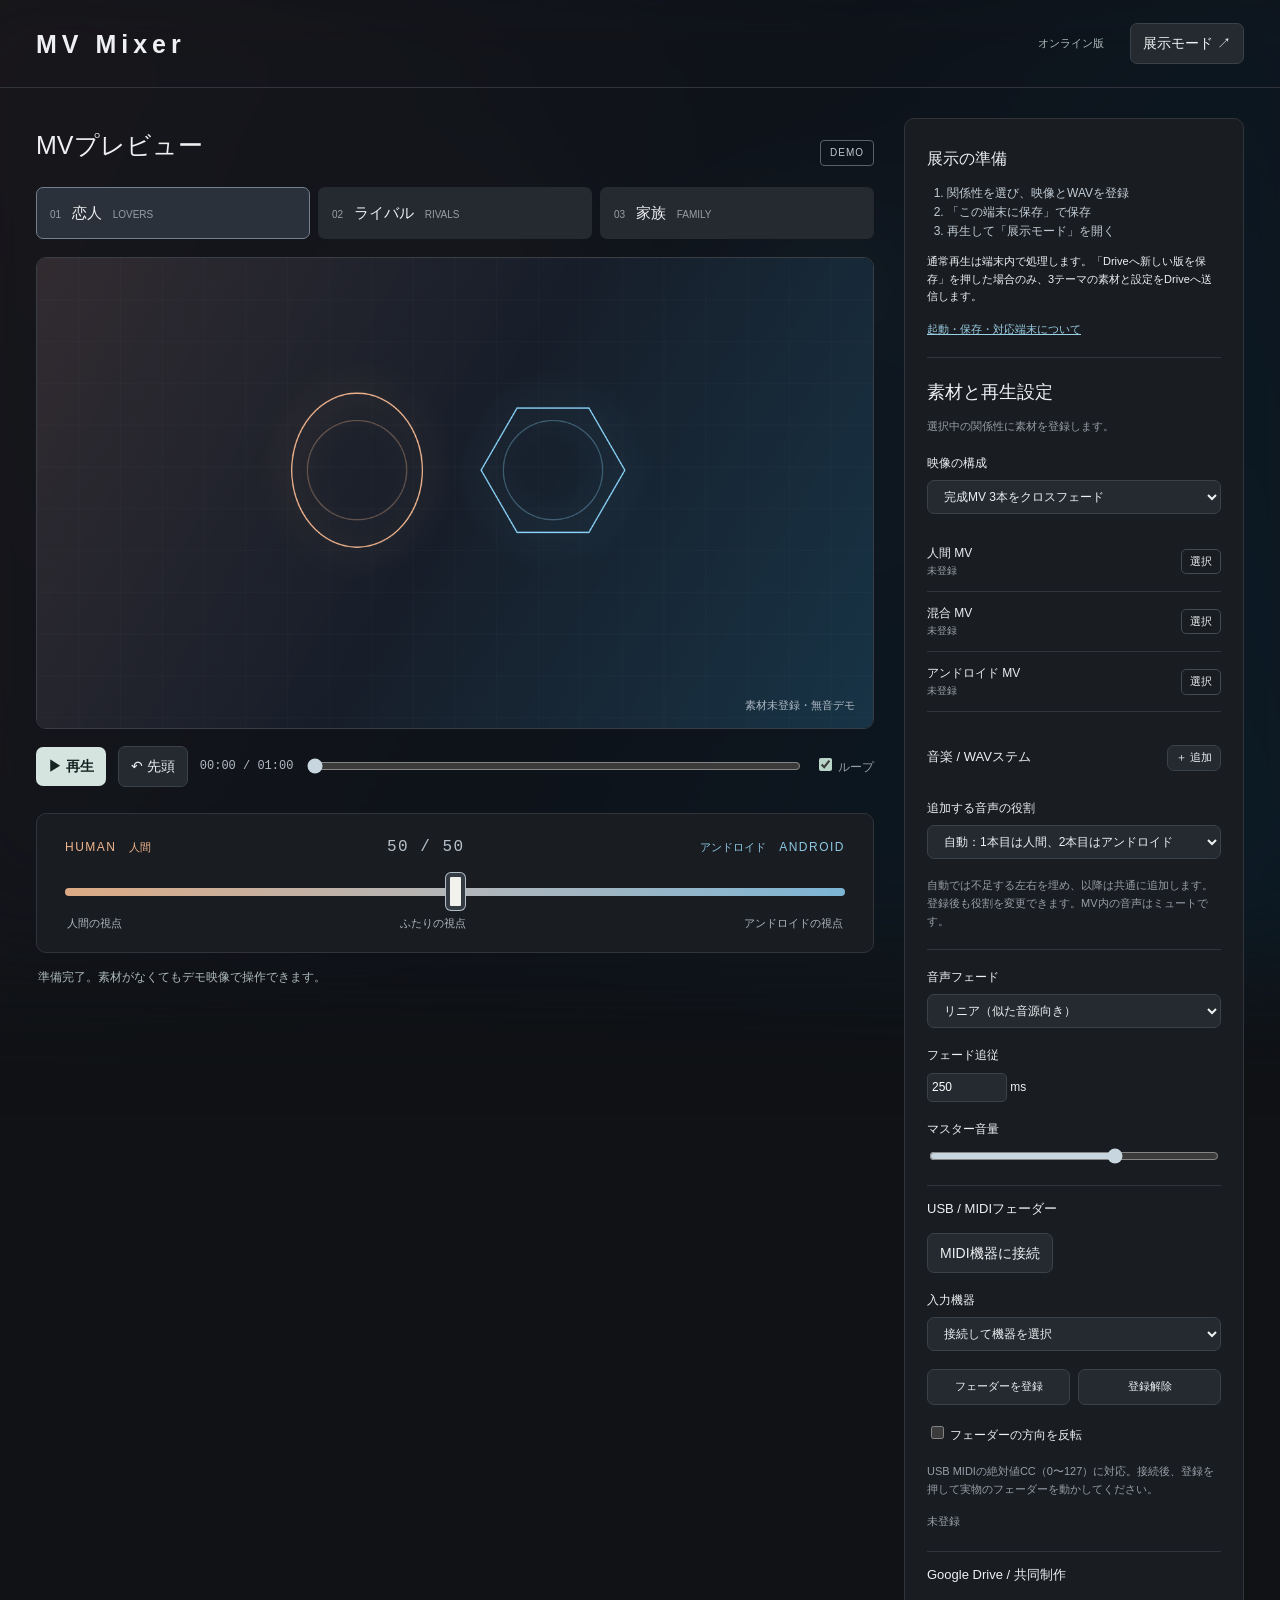
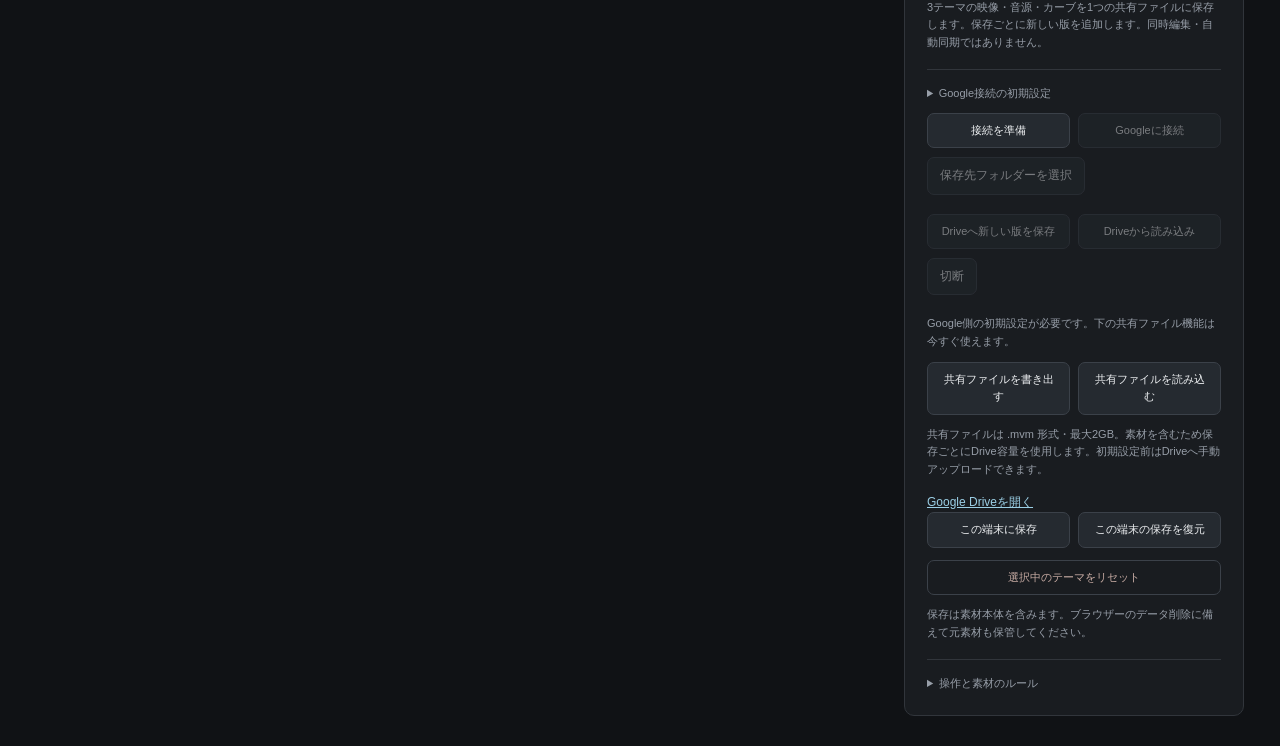
<file: index.html>
<!doctype html>
<html lang="ja"><head><meta charset="utf-8"><meta name="viewport" content="width=device-width,initial-scale=1"><title>MV Mixer — 展示用プレイヤー</title><meta name="description" content="3つの関係性のMVをフェーダーで操作する展示用プレイヤー。楽器別の音量カーブに対応。"><meta name="theme-color" content="#101215"><link rel="stylesheet" href="style.css"></head>
<body><canvas id="ambient" width="192" height="108" aria-hidden="true"></canvas>
<header><a class="brand" href="#">MV Mixer</a><span id="networkStatus" role="status"></span><button id="exhibit">展示モード ↗</button></header>
<main>
<section class="console">
<div class="heading"><div><h1>MVプレビュー</h1></div><span id="modeBadge">DEMO</span></div>
<nav id="themes" aria-label="関係性"><button data-theme="0" class="active">01 <b>恋人</b> LOVERS</button><button data-theme="1">02 <b>ライバル</b> RIVALS</button><button data-theme="2">03 <b>家族</b> FAMILY</button></nav>
<div id="stage"><canvas id="screen" width="1280" height="720" aria-label="MV合成映像"></canvas><div class="stage-tag"><span id="stageTheme">01 / LOVERS</span></div><div class="demo-label" id="demoLabel">素材未登録・無音デモ</div><button id="exitExhibit">展示モードを終了 [Esc]</button></div>
<div class="transport"><button id="play" class="primary">▶ 再生</button><button id="reset">↶ 先頭</button><output id="time">00:00 / 01:00</output><input id="seek" type="range" min="0" max="60" step="0.01" value="0" aria-label="再生位置"><label><input id="loop" type="checkbox" checked> ループ</label></div>
<section class="fader-panel"><div class="fader-head"><span class="human">HUMAN <b>人間</b></span><output id="mixReadout">50 / 50</output><span class="android"><b>アンドロイド</b> ANDROID</span></div><input id="fader" type="range" min="0" max="1000" value="500" aria-label="人間とアンドロイドのミックス"><div class="fader-marks"><button data-mix="0">人間の視点</button><button data-mix="0.5">ふたりの視点</button><button data-mix="1">アンドロイドの視点</button></div></section>
<div class="status" role="status" id="status">準備完了。素材がなくてもデモ映像で操作できます。</div>
</section>
<aside>
<section class="online-help"><h2>展示の準備</h2><ol><li>関係性を選び、映像とWAVを登録</li><li>「この端末に保存」で保存</li><li>再生して「展示モード」を開く</li></ol><p>通常再生は端末内で処理します。「Driveへ新しい版を保存」を押した場合のみ、3テーマの素材と設定をDriveへ送信します。</p><a href="guide.html" target="_blank" rel="noopener">起動・保存・対応端末について</a></section><div class="aside-heading"><h2>素材と再生設定</h2><p>選択中の関係性に素材を登録します。</p></div>
<label class="field">映像の構成<select id="mode"><option value="triptych">完成MV 3本をクロスフェード</option><option value="layers">共通背景 ＋ キャラ ＋ 歌詞</option></select></label>
<div id="videoSlots"></div>
<div class="section-title"><h3>音楽 / WAVステム</h3><button id="addStem">＋ 追加</button></div><label class="field">追加する音声の役割<select id="addRole"><option value="auto">自動：1本目は人間、2本目はアンドロイド</option><option value="human">人間（左で鳴る）</option><option value="android">アンドロイド（右で鳴る）</option><option value="common">共通（フェーダー対象外）</option><option value="mixed">混合（中央で鳴る）</option></select></label><p class="hint">自動では不足する左右を埋め、以降は共通に追加します。登録後も役割を変更できます。MV内の音声はミュートです。</p><div id="audioNotice" role="status"></div><button id="repairPair" hidden>この2本を人間／アンドロイドに割り当てる</button><div id="stems"></div>
<div class="settings"><label class="field">音声フェード<select id="curve"><option value="linear">リニア（似た音源向き）</option><option value="power">等パワー（異なる音源向き）</option></select></label><label class="field">フェード追従 <span><input id="smooth" type="number" min="0" max="3000" step="50" value="250"> ms</span></label><label class="field">マスター音量 <input id="volume" type="range" min="0" max="100" value="65"></label></div>
<section class="settings" id="midiPanel"><h3>USB / MIDIフェーダー</h3><button id="midiConnect">MIDI機器に接続</button><label class="field">入力機器<select id="midiInput" aria-label="MIDI入力機器"><option value="">接続して機器を選択</option></select></label><div class="save-row"><button id="midiLearn">フェーダーを登録</button><button id="midiClear">登録解除</button></div><label class="field"><span><input id="midiInvert" type="checkbox"> フェーダーの方向を反転</span></label><p id="midiStatus" class="hint" role="status">USB MIDIの絶対値CC（0〜127）に対応。接続後、登録を押して実物のフェーダーを動かしてください。</p><output id="midiValue" class="hint">未登録</output></section>
<section class="settings" id="drivePanel"><h3>Google Drive / 共同制作</h3><p class="hint">3テーマの映像・音源・カーブを1つの共有ファイルに保存します。保存ごとに新しい版を追加します。同時編集・自動同期ではありません。</p><details><summary>Google接続の初期設定</summary><p>初回は<a href="drive-setup.html" target="_blank" rel="noopener">Google側の設定手順</a>に沿って登録してください。</p><label class="field">共有先フォルダーID<input id="driveFolderId" type="text" autocomplete="off" placeholder="DriveのフォルダーURLの末尾のID"></label><label class="field">OAuthクライアントID<input id="driveClientId" type="text" autocomplete="off" placeholder="…apps.googleusercontent.com"></label><label class="field">Google Picker用APIキー<input id="driveApiKey" type="text" autocomplete="off"></label><label class="field">Google Cloudプロジェクト番号<input id="driveAppId" type="text" inputmode="numeric" autocomplete="off"></label></details><div class="save-row"><button id="drivePrepare">接続を準備</button><button id="driveConnect">Googleに接続</button><button id="driveCancelAuth" hidden>接続待ちを中止</button></div><button id="driveFolder">保存先フォルダーを選択</button><div class="save-row"><button id="driveSave">Driveへ新しい版を保存</button><button id="driveLoad">Driveから読み込み</button></div><button id="driveDisconnect">切断</button><p class="hint" id="driveStatus" role="status">Google側の初期設定が必要です。下の共有ファイル機能は今すぐ使えます。</p><div class="save-row"><button id="packageExport">共有ファイルを書き出す</button><button id="packageImport">共有ファイルを読み込む</button></div><p class="hint">共有ファイルは .mvm 形式・最大2GB。素材を含むため保存ごとにDrive容量を使用します。初期設定前はDriveへ手動アップロードできます。</p><a href="https://drive.google.com/" target="_blank" rel="noopener">Google Driveを開く</a></section><div hidden><input id="wwiseMix" value="MV_Mix"><input id="wwiseMute" type="checkbox"></div><div class="save-row"><button id="save">この端末に保存</button><button id="restore">この端末の保存を復元</button></div><button id="clear" class="danger">選択中のテーマをリセット</button><p class="hint">保存は素材本体を含みます。ブラウザーのデータ削除に備えて元素材も保管してください。</p>
<details><summary>操作と素材のルール</summary><p>Space：再生／停止　← →：フェーダー　1 / 2 / 3：視点　F：展示モード</p><p>3本とも同じ解像度・フレームレート・尺・開始位置で制作。完成MV方式の中央には「混合MV」を登録します。レイヤー方式のキャラと歌詞は透過素材を使用。映像はMP4／WebM、静止画はPNG／JPEG。対応コーデックはブラウザーに依存します。</p><p>WAVは全ステムを同じ開始位置から書き出してください。終了位置は素材の最短尺に合わせます。登録途中や素材変更後は先頭から再生します。</p></details>
</aside></main>
<dialog id="curveDialog"><h2>音量カーブ</h2><p>横軸：フェーダー位置 ／ 縦軸：音量（個別音量を掛ける前）。丸は通過点、紫の四角は次の点までのベジェハンドルです。</p><canvas width="720" height="338" aria-label="音量カーブ。下の数値入力でも編集できます。"></canvas><div class="curve-fields"><label>通過点<select id="pointList"></select></label><label>位置 %<input id="pointX" type="number" min="0" max="100" step="0.1"></label><label>音量 %<input id="pointY" type="number" min="0" max="100" step="0.1"></label><button id="addPoint">点を追加</button><button id="deletePoint">点を削除</button></div><p>選択した点 → 次の点のイージング</p><div class="curve-fields"><button data-preset="linear">Linear</button><button data-preset="easeIn">Ease In</button><button data-preset="easeOut">Ease Out</button><button data-preset="easeInOut">Ease In Out</button></div><div class="curve-fields">ハンドル（0〜1）<label>X1<input data-h="0" type="number" min="0" max="1" step=".01"></label><label>Y1<input data-h="1" type="number" min="0" max="1" step=".01"></label><label>X2<input data-h="2" type="number" min="0" max="1" step=".01"></label><label>Y2<input data-h="3" type="number" min="0" max="1" step=".01"></label></div><p>適用後に「この端末に保存」で保存します。時間経過のカーブではなく、フェーダー位置に対するカーブです。</p><div class="curve-fields"><button id="applyCurve" class="primary">適用</button><button id="cancelCurve">キャンセル</button><button id="resetCurve">役割による自動音量に戻す</button></div></dialog><script src="engine.js"></script><script src="curves.js"></script><script src="curve-editor.js"></script><script src="app.js?v=20261024-auth1"></script><script src="midi.js"></script><script src="online.js"></script><script src="project-package.js"></script><script src="drive-sync.js?v=20261024-auth1"></script></body></html>
</file>
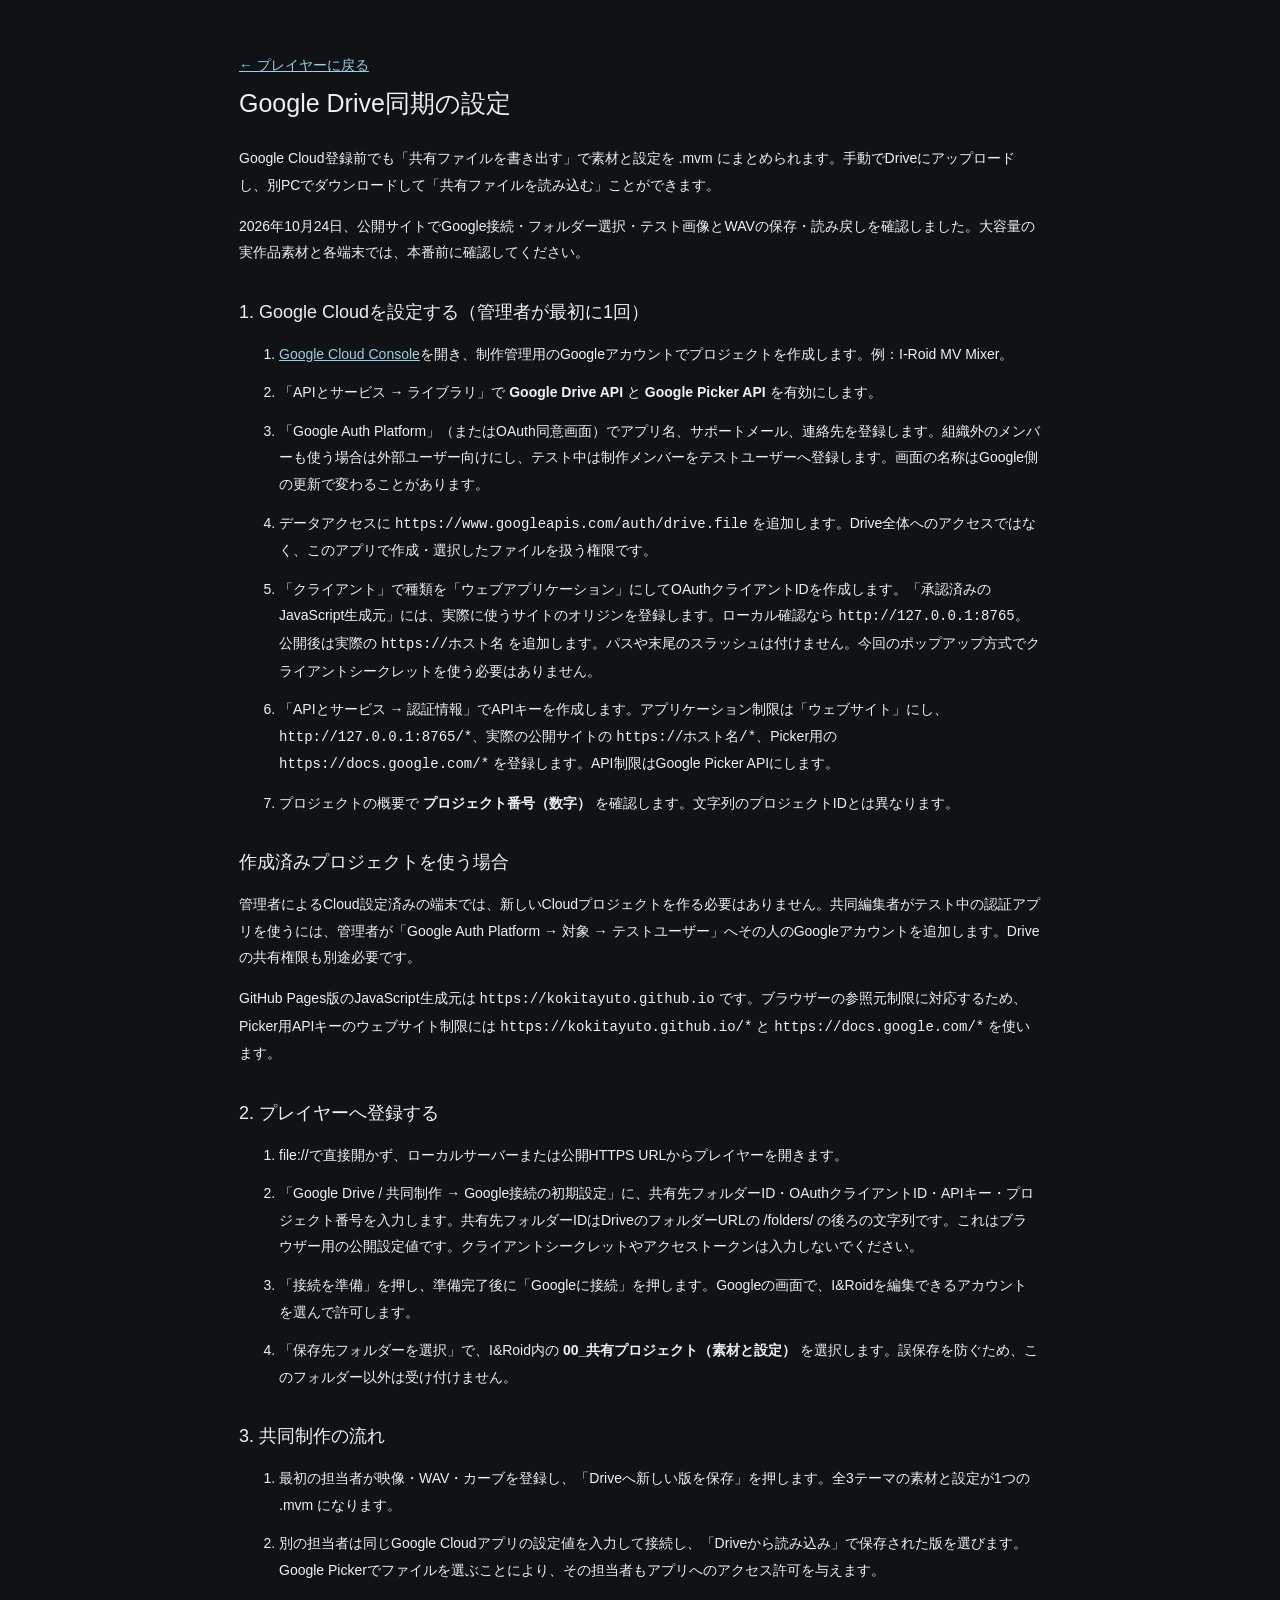
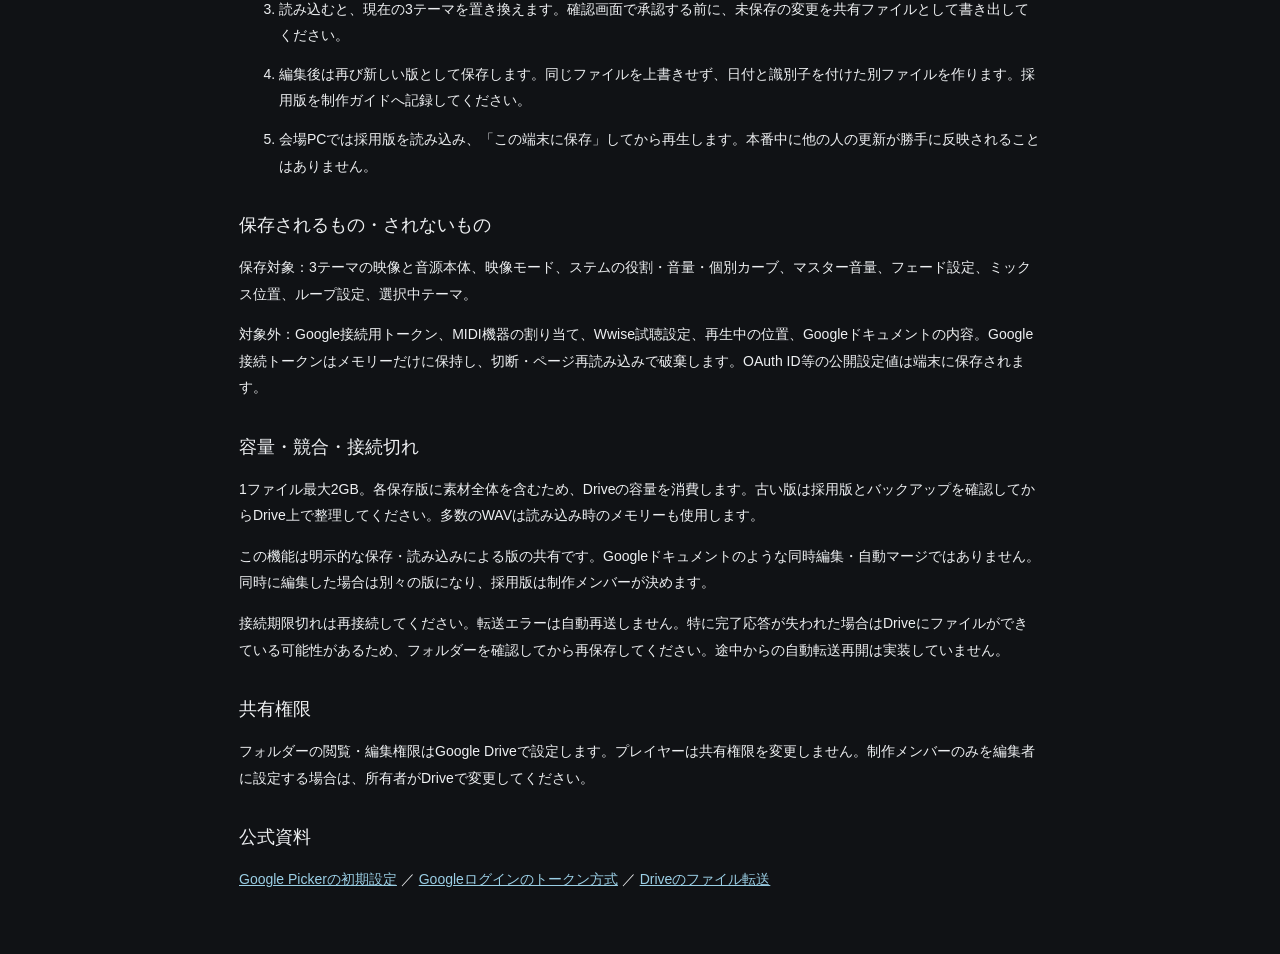
<file: drive-setup.html>
<!doctype html><html lang="ja"><head><meta charset="utf-8"><meta name="viewport" content="width=device-width,initial-scale=1"><title>Google Drive同期の設定</title><link rel="stylesheet" href="style.css"><style>article{max-width:850px;margin:30px auto;padding:24px}h2{margin-top:32px}li{margin:12px 0}code{overflow-wrap:anywhere}p,li{line-height:1.9}a{overflow-wrap:anywhere}</style></head><body><article><a href="./">← プレイヤーに戻る</a><h1>Google Drive同期の設定</h1><p>Google Cloud登録前でも「共有ファイルを書き出す」で素材と設定を .mvm にまとめられます。手動でDriveにアップロードし、別PCでダウンロードして「共有ファイルを読み込む」ことができます。</p><p>2026年10月24日、公開サイトでGoogle接続・フォルダー選択・テスト画像とWAVの保存・読み戻しを確認しました。大容量の実作品素材と各端末では、本番前に確認してください。</p><h2>1. Google Cloudを設定する（管理者が最初に1回）</h2><ol><li><a href="https://console.cloud.google.com/" target="_blank" rel="noopener">Google Cloud Console</a>を開き、制作管理用のGoogleアカウントでプロジェクトを作成します。例：I-Roid MV Mixer。</li><li>「APIとサービス → ライブラリ」で <strong>Google Drive API</strong> と <strong>Google Picker API</strong> を有効にします。</li><li>「Google Auth Platform」（またはOAuth同意画面）でアプリ名、サポートメール、連絡先を登録します。組織外のメンバーも使う場合は外部ユーザー向けにし、テスト中は制作メンバーをテストユーザーへ登録します。画面の名称はGoogle側の更新で変わることがあります。</li><li>データアクセスに <code>https://www.googleapis.com/auth/drive.file</code> を追加します。Drive全体へのアクセスではなく、このアプリで作成・選択したファイルを扱う権限です。</li><li>「クライアント」で種類を「ウェブアプリケーション」にしてOAuthクライアントIDを作成します。「承認済みのJavaScript生成元」には、実際に使うサイトのオリジンを登録します。ローカル確認なら <code>http://127.0.0.1:8765</code>。公開後は実際の <code>https://ホスト名</code> を追加します。パスや末尾のスラッシュは付けません。今回のポップアップ方式でクライアントシークレットを使う必要はありません。</li><li>「APIとサービス → 認証情報」でAPIキーを作成します。アプリケーション制限は「ウェブサイト」にし、<code>http://127.0.0.1:8765/*</code>、実際の公開サイトの <code>https://ホスト名/*</code>、Picker用の <code>https://docs.google.com/*</code> を登録します。API制限はGoogle Picker APIにします。</li><li>プロジェクトの概要で <strong>プロジェクト番号（数字）</strong> を確認します。文字列のプロジェクトIDとは異なります。</li></ol><h2>作成済みプロジェクトを使う場合</h2><p>管理者によるCloud設定済みの端末では、新しいCloudプロジェクトを作る必要はありません。共同編集者がテスト中の認証アプリを使うには、管理者が「Google Auth Platform → 対象 → テストユーザー」へその人のGoogleアカウントを追加します。Driveの共有権限も別途必要です。</p><p>GitHub Pages版のJavaScript生成元は <code>https://kokitayuto.github.io</code> です。ブラウザーの参照元制限に対応するため、Picker用APIキーのウェブサイト制限には <code>https://kokitayuto.github.io/*</code> と <code>https://docs.google.com/*</code> を使います。</p><h2>2. プレイヤーへ登録する</h2><ol><li>file://で直接開かず、ローカルサーバーまたは公開HTTPS URLからプレイヤーを開きます。</li><li>「Google Drive / 共同制作 → Google接続の初期設定」に、共有先フォルダーID・OAuthクライアントID・APIキー・プロジェクト番号を入力します。共有先フォルダーIDはDriveのフォルダーURLの /folders/ の後ろの文字列です。これはブラウザー用の公開設定値です。クライアントシークレットやアクセストークンは入力しないでください。</li><li>「接続を準備」を押し、準備完了後に「Googleに接続」を押します。Googleの画面で、I&Roidを編集できるアカウントを選んで許可します。</li><li>「保存先フォルダーを選択」で、I&Roid内の <strong>00_共有プロジェクト（素材と設定）</strong> を選択します。誤保存を防ぐため、このフォルダー以外は受け付けません。</li></ol><h2>3. 共同制作の流れ</h2><ol><li>最初の担当者が映像・WAV・カーブを登録し、「Driveへ新しい版を保存」を押します。全3テーマの素材と設定が1つの .mvm になります。</li><li>別の担当者は同じGoogle Cloudアプリの設定値を入力して接続し、「Driveから読み込み」で保存された版を選びます。Google Pickerでファイルを選ぶことにより、その担当者もアプリへのアクセス許可を与えます。</li><li>読み込むと、現在の3テーマを置き換えます。確認画面で承認する前に、未保存の変更を共有ファイルとして書き出してください。</li><li>編集後は再び新しい版として保存します。同じファイルを上書きせず、日付と識別子を付けた別ファイルを作ります。採用版を制作ガイドへ記録してください。</li><li>会場PCでは採用版を読み込み、「この端末に保存」してから再生します。本番中に他の人の更新が勝手に反映されることはありません。</li></ol><h2>保存されるもの・されないもの</h2><p>保存対象：3テーマの映像と音源本体、映像モード、ステムの役割・音量・個別カーブ、マスター音量、フェード設定、ミックス位置、ループ設定、選択中テーマ。</p><p>対象外：Google接続用トークン、MIDI機器の割り当て、Wwise試聴設定、再生中の位置、Googleドキュメントの内容。Google接続トークンはメモリーだけに保持し、切断・ページ再読み込みで破棄します。OAuth ID等の公開設定値は端末に保存されます。</p><h2>容量・競合・接続切れ</h2><p>1ファイル最大2GB。各保存版に素材全体を含むため、Driveの容量を消費します。古い版は採用版とバックアップを確認してからDrive上で整理してください。多数のWAVは読み込み時のメモリーも使用します。</p><p>この機能は明示的な保存・読み込みによる版の共有です。Googleドキュメントのような同時編集・自動マージではありません。同時に編集した場合は別々の版になり、採用版は制作メンバーが決めます。</p><p>接続期限切れは再接続してください。転送エラーは自動再送しません。特に完了応答が失われた場合はDriveにファイルができている可能性があるため、フォルダーを確認してから再保存してください。途中からの自動転送再開は実装していません。</p><h2>共有権限</h2><p>フォルダーの閲覧・編集権限はGoogle Driveで設定します。プレイヤーは共有権限を変更しません。制作メンバーのみを編集者に設定する場合は、所有者がDriveで変更してください。</p><h2>公式資料</h2><p><a href="https://developers.google.com/workspace/drive/picker/guides/web-picker">Google Pickerの初期設定</a> ／ <a href="https://developers.google.com/identity/oauth2/web/guides/use-token-model">Googleログインのトークン方式</a> ／ <a href="https://developers.google.com/workspace/drive/api/guides/manage-uploads">Driveのファイル転送</a></p></article></body></html>
</file>
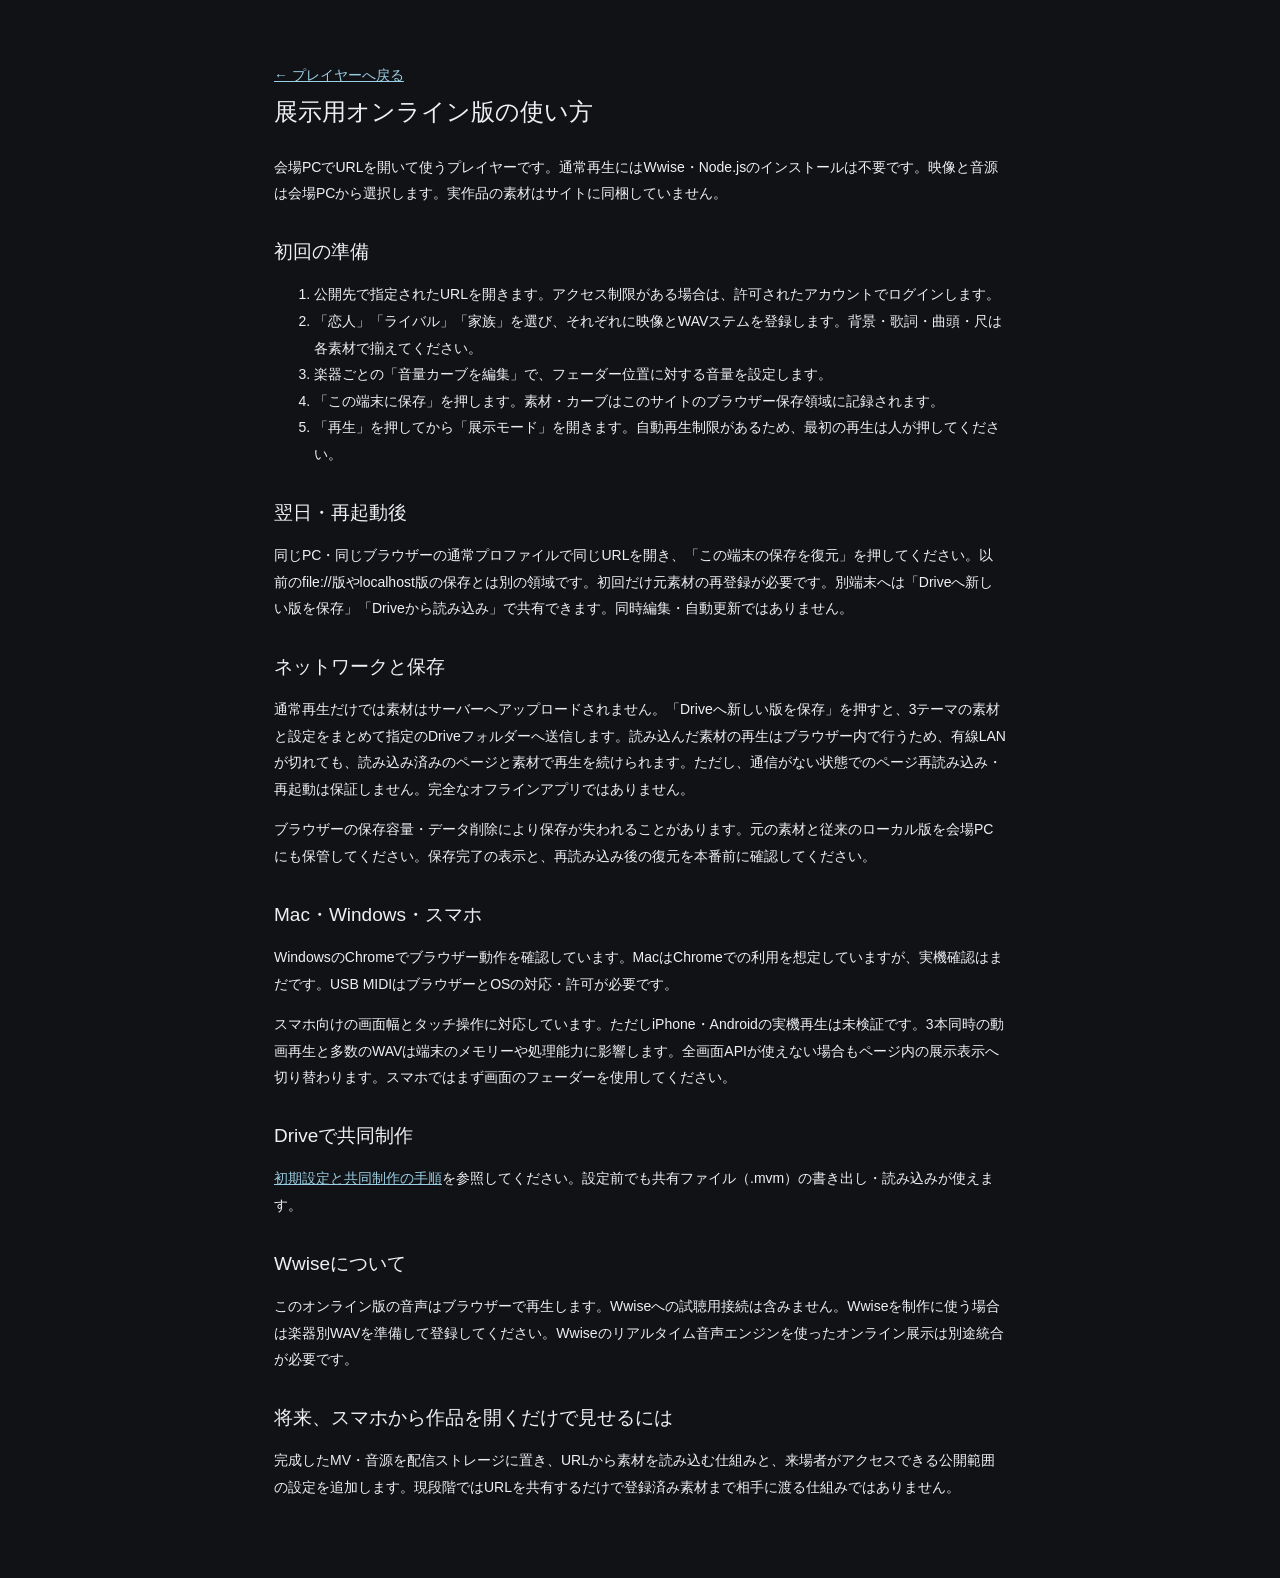
<file: guide.html>
<!doctype html><html lang="ja"><head><meta charset="utf-8"><meta name="viewport" content="width=device-width,initial-scale=1"><title>展示用オンライン版の使い方</title><link rel="stylesheet" href="style.css"><style>article{max-width:780px;margin:40px auto;padding:24px}article h1{font-size:24px}article h2{margin-top:30px;font-size:19px}article p,article li{line-height:1.9}article a{overflow-wrap:anywhere}</style></head><body><article><a href="./">← プレイヤーへ戻る</a><h1>展示用オンライン版の使い方</h1><p>会場PCでURLを開いて使うプレイヤーです。通常再生にはWwise・Node.jsのインストールは不要です。映像と音源は会場PCから選択します。実作品の素材はサイトに同梱していません。</p><h2>初回の準備</h2><ol><li>公開先で指定されたURLを開きます。アクセス制限がある場合は、許可されたアカウントでログインします。</li><li>「恋人」「ライバル」「家族」を選び、それぞれに映像とWAVステムを登録します。背景・歌詞・曲頭・尺は各素材で揃えてください。</li><li>楽器ごとの「音量カーブを編集」で、フェーダー位置に対する音量を設定します。</li><li>「この端末に保存」を押します。素材・カーブはこのサイトのブラウザー保存領域に記録されます。</li><li>「再生」を押してから「展示モード」を開きます。自動再生制限があるため、最初の再生は人が押してください。</li></ol><h2>翌日・再起動後</h2><p>同じPC・同じブラウザーの通常プロファイルで同じURLを開き、「この端末の保存を復元」を押してください。以前のfile://版やlocalhost版の保存とは別の領域です。初回だけ元素材の再登録が必要です。別端末へは「Driveへ新しい版を保存」「Driveから読み込み」で共有できます。同時編集・自動更新ではありません。</p><h2>ネットワークと保存</h2><p>通常再生だけでは素材はサーバーへアップロードされません。「Driveへ新しい版を保存」を押すと、3テーマの素材と設定をまとめて指定のDriveフォルダーへ送信します。読み込んだ素材の再生はブラウザー内で行うため、有線LANが切れても、読み込み済みのページと素材で再生を続けられます。ただし、通信がない状態でのページ再読み込み・再起動は保証しません。完全なオフラインアプリではありません。</p><p>ブラウザーの保存容量・データ削除により保存が失われることがあります。元の素材と従来のローカル版を会場PCにも保管してください。保存完了の表示と、再読み込み後の復元を本番前に確認してください。</p><h2>Mac・Windows・スマホ</h2><p>WindowsのChromeでブラウザー動作を確認しています。MacはChromeでの利用を想定していますが、実機確認はまだです。USB MIDIはブラウザーとOSの対応・許可が必要です。</p><p>スマホ向けの画面幅とタッチ操作に対応しています。ただしiPhone・Androidの実機再生は未検証です。3本同時の動画再生と多数のWAVは端末のメモリーや処理能力に影響します。全画面APIが使えない場合もページ内の展示表示へ切り替わります。スマホではまず画面のフェーダーを使用してください。</p><h2>Driveで共同制作</h2><p><a href="drive-setup.html">初期設定と共同制作の手順</a>を参照してください。設定前でも共有ファイル（.mvm）の書き出し・読み込みが使えます。</p><h2>Wwiseについて</h2><p>このオンライン版の音声はブラウザーで再生します。Wwiseへの試聴用接続は含みません。Wwiseを制作に使う場合は楽器別WAVを準備して登録してください。Wwiseのリアルタイム音声エンジンを使ったオンライン展示は別途統合が必要です。</p><h2>将来、スマホから作品を開くだけで見せるには</h2><p>完成したMV・音源を配信ストレージに置き、URLから素材を読み込む仕組みと、来場者がアクセスできる公開範囲の設定を追加します。現段階ではURLを共有するだけで登録済み素材まで相手に渡る仕組みではありません。</p></article></body></html>
</file>
<file: style.css>
*{box-sizing:border-box} :root{color-scheme:dark;--bg:#101215;--panel:#191c20;--line:#31353b;--muted:#979ea8;--human:#f1b58c;--ai:#8dc9e6}body{margin:0;background:var(--bg);color:#eef0f2;font:14px/1.6 "Segoe UI","Yu Gothic UI",sans-serif}button,input,select{font:inherit}button,select{background:#252a30;color:inherit;border:1px solid #3b4149;border-radius:7px;padding:8px 12px}button{cursor:pointer}button:hover{background:#353d46}button:disabled{opacity:.45;cursor:wait}button:focus-visible,input:focus-visible,select:focus-visible,summary:focus-visible{outline:2px solid var(--ai);outline-offset:4px}header{height:88px;border-bottom:1px solid var(--line);display:flex;align-items:center;gap:26px;padding:0 36px}.brand{font-size:25px;letter-spacing:5px;font-weight:700;color:inherit;text-decoration:none}.brand span{display:block;font-size:9px;letter-spacing:2.8px;color:var(--muted)}header>button{margin-left:auto}.badge{color:#a6cbb3;font-size:10px;letter-spacing:1.4px}main{display:grid;grid-template-columns:minmax(0,1fr) 340px;gap:30px;padding:30px 36px;max-width:1800px;margin:auto}.heading{display:flex;justify-content:space-between;align-items:center}small{color:var(--muted);font-size:10px;letter-spacing:2.3px}h1{font-size:25px;font-weight:500;margin:7px 0 22px}#modeBadge{font-size:10px;border:1px solid #56616b;padding:4px 9px;border-radius:4px;color:#bdc6cf;letter-spacing:1px}nav{display:flex;gap:8px;margin-bottom:18px}nav button{flex:1;text-align:left;font-size:10px;color:var(--muted);padding:13px;border-color:transparent}nav b{font-size:15px;margin:0 8px;color:#eef0f2;font-weight:500}nav .active{border-color:#728090;background:#2a313a}#stage{position:relative;background:#050607;border:1px solid #393e45;border-radius:10px;overflow:hidden}canvas{display:block;width:100%;aspect-ratio:16/9;object-fit:contain}.stage-tag{position:absolute;left:22px;top:19px;font-size:11px;letter-spacing:2px;color:#d3dae3}.stage-tag span{color:#919ba8;margin-left:18px;font-size:9px}.demo-label{position:absolute;bottom:14px;right:18px;font-size:11px;color:#aeb8c4}.transport{display:flex;align-items:center;gap:12px;margin:17px 0 26px}.primary{background:#d5e4df;color:#152322;font-weight:600;border:0}.primary:hover{background:#effff8}.transport output{font:12px monospace;white-space:nowrap;color:#b2bac4}.transport label{font-size:12px;white-space:nowrap;color:var(--muted)}#seek{flex:1;min-width:30px}input[type=range]{accent-color:#c8d6df;cursor:pointer}input[type=checkbox]{accent-color:#b9d5c9}.fader-panel{background:var(--panel);padding:24px 28px 18px;border:1px solid var(--line);border-radius:10px}.fader-head{display:flex;align-items:center;justify-content:space-between;font-size:12px;letter-spacing:1.5px}.fader-head b{font-size:11px;font-weight:400;margin:0 8px;letter-spacing:0}.human{color:var(--human)}.android{color:var(--ai)}#mixReadout{font:16px monospace;color:#b7c1cc}#fader{appearance:none;width:100%;height:8px;border-radius:10px;background:linear-gradient(90deg,#dcaa84,#b3b6b9,#7db5d5);margin:31px 0 17px}#fader::-webkit-slider-thumb{appearance:none;width:19px;height:37px;background:#f1f2ec;border-radius:5px;border:4px solid #343b43;box-shadow:0 0 0 1px #b4bec8}#fader::-moz-range-thumb{width:15px;height:30px;background:#f1f2ec;border:3px solid #343b43;border-radius:5px}.fader-marks{display:flex;justify-content:space-between}.fader-marks button{border:0;background:none;padding:2px;color:#aeb7c0;font-size:11px}.fader-panel p{text-align:center;color:var(--muted);font-size:12px;margin:20px 0 0}.status{font-size:12px;color:#acb9ba;padding:15px 2px;min-height:49px}.status.error{color:#ffac9a}aside{background:var(--panel);border:1px solid var(--line);border-radius:10px;padding:22px;height:fit-content}h2{font-size:18px;font-weight:500;margin:5px 0}h3{font-size:13px;font-weight:500}.aside-heading p,.hint,details{font-size:11px;color:var(--muted)}.field{display:flex;flex-direction:column;gap:7px;font-size:12px;margin:18px 0}.field select{width:100%;font-size:12px}.slot{display:grid;grid-template-columns:1fr auto;gap:5px;padding:12px 0;border-bottom:1px solid var(--line);font-size:12px}.slot strong{font-weight:500}.slot .filename{display:block;color:var(--muted);font-size:10px;overflow-wrap:anywhere}.slot label{border:1px solid #424a54;border-radius:5px;padding:3px 8px;font-size:11px;cursor:pointer;align-self:center}.slot input{display:none}.slot button{font-size:10px;padding:0 4px;float:right}.section-title{display:flex;align-items:center;justify-content:space-between;margin-top:22px}.section-title button{padding:3px 8px;font-size:11px}.stem{padding:10px;background:#111519;border-radius:6px;margin:8px 0;font-size:11px}.stem .name{overflow-wrap:anywhere;color:#c2ced8;margin-bottom:8px}.stem-controls{display:flex;align-items:center;gap:6px}.stem select{font-size:11px;padding:4px;max-width:108px}.stem input{width:75px;flex:1}.stem button{padding:2px 7px}.settings{border-top:1px solid var(--line);margin-top:19px}input[type=number]{width:80px;background:#252a30;color:white;border:1px solid #3b4149;border-radius:5px;padding:4px}.save-row{display:flex;gap:8px}.save-row button{flex:1;font-size:11px}.danger{font-size:11px;margin-top:12px;color:#c8aca4;background:transparent;width:100%}details{border-top:1px solid var(--line);padding-top:15px;margin-top:18px}summary{cursor:pointer}footer{padding:15px 36px 25px;color:#78828d;display:flex;justify-content:space-between;font-size:9px;letter-spacing:1.7px}#exitExhibit{display:none;position:absolute;right:15px;top:15px;font-size:11px}.exhibition header,.exhibition aside,.exhibition .heading,.exhibition footer,.exhibition .status{display:none}.exhibition main{display:block;max-width:1300px;padding:12px;margin:auto}.exhibition #exitExhibit{display:block}.exhibition .fader-panel{padding:12px 25px}.exhibition .fader-panel p{display:none}.exhibition #stage{max-height:65vh}.exhibition canvas{max-height:65vh}.exhibition .transport{margin:10px 0}.exhibition nav{margin-bottom:8px}@media(max-width:1050px){main{grid-template-columns:1fr;padding:20px}aside{max-width:none}header{padding:0 20px}.badge{display:none}}@media(max-width:600px){h1{font-size:19px}.transport{flex-wrap:wrap}#seek{order:4;flex-basis:100%}nav button{font-size:0}nav b{font-size:14px}.fader-head{font-size:10px}.fader-head b{display:none}.fader-panel{padding:22px 15px}footer span{display:none}}

.audio-warning{color:#ffd19c;background:#372b20;border:1px solid #806343;border-radius:6px;padding:10px;font-size:12px}.audio-info{font-size:11px;color:#b4c8d3;margin:10px 0}#repairPair{width:100%;font-size:11px;margin-top:9px}.stem-meter{display:block;width:100%;height:10px;margin-top:10px;accent-color:#8dc9e6}.gain-readout{font-size:10px;color:#b4c8d3;margin-top:4px}.stem-controls select{max-width:145px;min-width:115px}

/* Ambient light follows the composited video at low resolution. */
#ambient{position:fixed;inset:-8%;width:116%;height:116%;max-height:none;aspect-ratio:auto;object-fit:fill;filter:blur(65px) saturate(1.3) brightness(.65);opacity:.65;pointer-events:none;z-index:0}
body>header,body>main,body>footer{position:relative;z-index:1}
#stage{background:transparent}
#screen{position:relative;z-index:1}
.stage-tag,.demo-label,#exitExhibit{z-index:2}
.exhibition{overflow:hidden;background:#0d1118}
.exhibition #ambient{opacity:.95;filter:blur(55px) saturate(1.25) brightness(.7)}
.exhibition main{width:100%;height:100dvh;max-width:none;padding:12px;display:block}
.exhibition .console{height:100%;display:grid;grid-template-rows:minmax(0,1fr) auto;gap:10px}
.exhibition #stage{grid-row:1;min-height:0;max-height:none;width:100%;border:0;border-radius:0;overflow:visible}
.exhibition #screen{position:absolute;inset:0;width:100%;height:100%;max-height:none;aspect-ratio:auto;object-fit:contain}
.exhibition .stage-tag,.exhibition .demo-label{display:none}
.exhibition .fader-panel{grid-row:2;width:min(100%,1200px);justify-self:center;padding:12px 24px 8px;background:#151c26a8;backdrop-filter:blur(18px);border-color:#ffffff24;z-index:4}
.exhibition #fader{margin:19px 0 13px}
.exhibition #themes{position:fixed;top:20px;left:50%;transform:translateX(-50%);width:min(65vw,780px);z-index:5;margin:0}
.exhibition #themes button{background:#171f2be8;backdrop-filter:blur(12px)}
.exhibition #themes button.active{background:#354052ed}
.exhibition .transport{position:absolute;bottom:140px;left:50%;transform:translateX(-50%);width:min(90%,1100px);margin:0;padding:12px 18px;border:1px solid #ffffff28;border-radius:10px;background:#161e29e8;backdrop-filter:blur(18px);z-index:5}
.exhibition #exitExhibit{position:fixed;top:20px;right:20px;z-index:6}
.exhibition #themes,.exhibition .transport,.exhibition #exitExhibit{opacity:0;visibility:hidden;pointer-events:none;transition:opacity .25s,visibility .25s}
.exhibition.controls-visible #themes,.exhibition.controls-visible .transport,.exhibition.controls-visible #exitExhibit{opacity:1;visibility:visible;pointer-events:auto}
@media(max-width:700px){.exhibition main{padding:6px}.exhibition #themes{top:58px;width:95vw}.exhibition .fader-panel{padding:10px 14px 7px}.exhibition #exitExhibit{top:10px;right:10px}.exhibition .transport{bottom:128px;width:95%;padding:8px}.exhibition #themes button{padding:8px}}
@media(prefers-reduced-motion:reduce){.exhibition #themes,.exhibition .transport,.exhibition #exitExhibit{transition:none}}

.stage-tag{display:none}.rtpc-name{display:block;width:100%!important;margin-top:8px;background:#252a30;color:inherit;border:1px solid #49515b;padding:6px}dialog{width:min(850px,96vw);max-height:92vh;overflow:auto;background:#1b2026;color:#eef0f2;border:1px solid #596674;border-radius:12px;padding:24px}dialog::backdrop{background:#000b}dialog canvas{width:100%;aspect-ratio:720/338;touch-action:none}dialog p{font-size:12px;color:#aeb9c5}.curve-fields{display:flex;flex-wrap:wrap;gap:12px;align-items:end;margin:14px 0}.curve-fields label{display:flex;flex-direction:column;font-size:12px}.curve-fields input{width:90px}.stem>button{margin-top:8px}a{color:#9bcfe5}input[type=text],#wwiseMix{background:#252a30;color:inherit;border:1px solid #49515b;padding:6px;min-width:0}

/* Online exhibition: local media stays in the browser. */
.online-help{border-bottom:1px solid var(--line);padding-bottom:18px;margin-bottom:20px}.online-help h2{font-size:16px}.online-help ol{padding-left:20px;font-size:12px;color:#c1cbd5}.online-help p,.online-help a{font-size:11px}#networkStatus{font-size:11px;color:#acb9ba;margin-left:auto}header>button{margin-left:0}.rtpc-name{display:none}button,input,select{touch-action:manipulation}.exhibition #curveDialog canvas{max-height:none}@media(max-width:600px){header{height:auto;min-height:72px;padding:12px;gap:10px;flex-wrap:wrap}.brand{font-size:20px;letter-spacing:2px}#networkStatus{font-size:10px}main{padding:12px;gap:18px}aside{padding:16px}.stem-controls{flex-wrap:wrap}.stem-controls select{max-width:100%}.stem-controls input{min-width:70px}.curve-fields{gap:8px}dialog{padding:14px}dialog h2{font-size:16px;overflow-wrap:anywhere}.exhibition .fader-panel{padding-bottom:max(10px,env(safe-area-inset-bottom))}.exhibition .transport{max-height:40dvh;overflow:auto}}

#drivePanel>button{margin:9px 0;font-size:12px}#drivePanel .save-row{margin-top:10px}#drivePanel input{width:100%}#drivePanel a{font-size:12px;overflow-wrap:anywhere}#driveStatus{overflow-wrap:anywhere}
</file>
